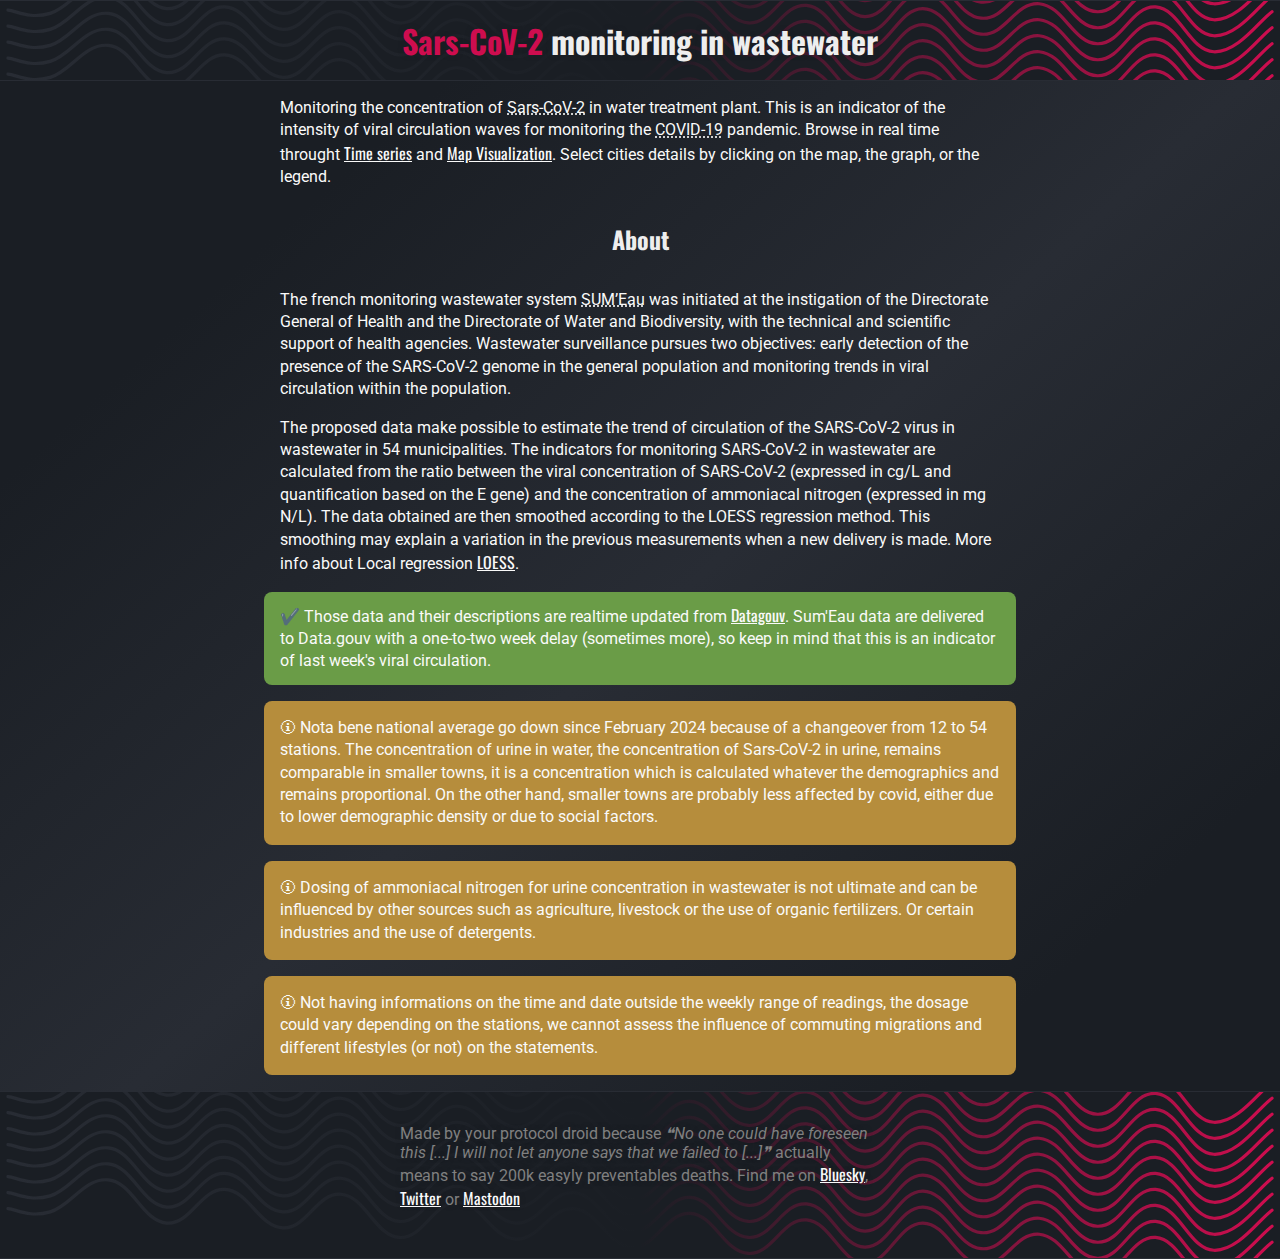
<file: covid-wasted-water-france.html>
<!doctype html><html lang="en"><head><meta charset="utf-8"/><link rel="icon" href="/favicon.ico"/><meta name="viewport" content="width=device-width,initial-scale=1"/><meta name="theme-color" content="#1a1e24"/><meta name="description" content="Un graphique en ligne pour surveiller la concentration de Sars-Cov-2 covid-19 dans les relevés des eaux usées de différentes villes de France"/><meta name="keywords" content="covid-19, Sars-CoV-2, eaux-usées, qualité de l'eau, dataviz"/><meta name="abstract" content="Un graphique en temps réel pour la surveillance de la concentration de
      Sars-CoV-2 dans les eaux usées. C'est un indicateur de l'intensité des
      vagues de circulation virale pour le suivi de pandémie de Covid-19 en
      France."/><meta name="image" content="https://z8po.github.io/covid-wasted-water-france/preview.png"/><meta property="og:title" content="Surveillance du Sars-Cov-2 dans les eaux usées"/><meta property="og:description" content="Un graphique en ligne pour surveiller la concentration de Sars-Cov-2 covid-19 dans les relevés des eaux usées de différentes villes de France"/><meta property="og:image" content="https://z8po.github.io/covid-wasted-water-france/preview.png"/><meta property="og:url" content="https://z8po.github.io/covid-wasted-water-france"/><meta property="twitter:card" content="summary"/><meta property="twitter:title" content="Surveillance du Sars-Cov-2 dans les eaux usées"/><meta property="twitter:description" content="Un graphique en ligne pour surveiller la concentration de Sars-Cov-2 covid-19 dans les relevés des eaux usées de différentes villes de France"/><meta property="twitter:image" content="https://z8po.github.io/covid-wasted-water-france/preview.png"/><meta property="twitter:image:alt" content="un graphique en ligne de couleurs vive avec le taux de covid en fonction du temps pour chaques villes de france"/><meta property="twitter:creator" content="@z8po"/><meta property="twitter:site" content="@z8po"/><meta property="twitter:url" content="https://z8po.github.io/covid-wasted-water-france"/><link rel="apple-touch-icon" href="/logo192.png"/><link rel="manifest" href="/manifest.json"/><title>Surveillance du Sars-Cov-2 dans les eaux usées</title><script type="application/ld+json">{
        "@context": "https://schema.org",
        "@type": "WebPage",
        "schemaVersion": "https://schema.org/docs/releases.html#v27.0",
        "url": "https://z8po.github.io/covid-wasted-water-france",
        "name": "Surveillance du Sars-Cov-2 dans les eaux usées",
        "about": [
          {
            "@type": "InfectiousDisease",
            "name": "Covid-19",
            "infectiousAgentClass": "classe 3",
            "infectiousAgent": "Sars-CoV-2",
            "transmissionMethod": "airborn",
            "description": "Le SARS-CoV-2, soit coronavirus 2 du syndrome respiratoire aigu sévère, est le virus responsable de la Covid-19. Son acronyme est parfois partiellement francisé en SRAS-CoV-2. Ce coronavirus hautement pathogène a été découvert en décembre 2019 dans la ville de Wuhan."
          },
          {
            "@type": "Thing",
            "name": "Eaux usées",
            "description": "les eaux usées rejetées par l'humain permettent de faire des analyses"
          },
          {
            "@type": "Thing",
            "name": "Graphique en ligne",
            "description": "visualisation graphique d'une jeu de données temporel"
          }
        ],
        "description": "Un graphique en ligne pour surveiller la concentration de Sars-Cov-2 covid-19 dans les revelés des eaux usées de différentes villes de France",
        "abstract": "Un graphique en temps réel pour la surveillance de la concentration de
        Sars-CoV-2 dans les eaux usées. C'est un indicateur de l'intensité des
        vagues de circulation virale pour le suivi de pandémie de Covid-19 en
        France.",
        "image": "https://z8po.github.io/covid-wasted-water-france/preview.png",
        "specialty": ["épidémiologie", "qualité de l'eau", "data science"],
        "keywords": [
          "covid-19",
          "Sars-CoV-2",
          "eaux-usées",
          "qualité de l'eau",
          "dataviz"
        ],
        "Audience": {
          "@type": "Audience",
          "audienceType": "veille sur le covid-19, les analystes, les médecins, les sociologues, les épidémiologistes",
          "description": "les professionnels ou particuliers interessées par les enjeux sanitaires et sociaux du covid",
          "geographicArea": {
            "@type": "AdministrativeArea",
            "name": "France"
          }
        },
        "countryOfOrigin": {
          "@type": "Country",
          "name": "France"
        },
        "author": {
          "@type": "Person",
          "name": "z8po",
          "image": "z8po.github.io/covid-wasted-water-france/z8po.png",
          "sameAs": ["https://x.com/z8po", "https://github.com/z8po"],
          "jobTitle": "Développeur",
          "description": "Développeur et spécialiste des humanités numériques",
          "hasOccupation": [
            {
              "@type": "Occupation",
              "name": "Développeur",
              "description": "Un développeur est un professionnel qui conçoit, crée et implémente le traitement de données et l'interface utilisateur d'une application. Il utilise des langages de programmation."
            },
            {
              "@type": "Occupation",
              "name": "Spécialiste des humanités numériques",
              "description": "Un spécialiste de l'information dans les humanités numériques est un professionnel qui possède une expertise dans l'organization, la gestion et l'accès à l'information ainsi que l'influence des technologies de l'information et de la communication sur la société."
            }
          ]
        }
      }</script><script defer="defer" src="/static/js/main.8c3bfeee.js"></script><link href="/static/css/main.619eb56f.css" rel="stylesheet"></head><body><noscript>Il est nécessaire d'activer JavaScript pour le rendu graphique.</noscript><div id="root"></div></body></html>
</file>
<file: static/css/main.619eb56f.css>
@import url(https://fonts.googleapis.com/css?family=Roboto&display=swap);@import url(https://fonts.googleapis.com/css?family=Oswald&display=swap);:root{--primary-background:#1a1e24;--secondary-background:#282c34;--primary-color:#ce0d4f;--secondary-color:#242849;--primary-text:#fafafa;--secondary-text:#aaa;--third-text:#666;--green:#6a9c47;--yellow:#b68d3c;--waves:url(/static/media/wavess.a04edd12dc62f62a6b77.svg)}body,html{height:100%}body{-webkit-font-smoothing:antialiased;-moz-osx-font-smoothing:grayscale;display:flex;flex-direction:column;font-family:Roboto;margin:0}#root{background:linear-gradient(138deg,#1a1e24 20%,#282c34 50%,#1a1e24 80%);background:linear-gradient(138deg,var(--primary-background) 20%,var(--secondary-background) 50%,var(--primary-background) 80%);flex:1 0 auto}.recharts-responsive-container{margin:0 auto;overflow:visible;transition:all .1s linear}.recharts-default-tooltip{background:#1a1e24;background:var(--primary-background);border:1px solid #ccc;border-radius:.4rem;box-shadow:.1em .1em 5em 0 #00000080;padding:.9rem 1rem;text-align:left;width:210px;& .recharts-tooltip-label{font-weight:700;margin:0 auto .4rem 0;padding:0;text-align:center}& .recharts-tooltip-item-list{margin:0 auto;padding:0 .5rem;& .recharts-tooltip-item{font-size:.8rem;list-style:none;margin-bottom:.3rem;margin-right:.5rem;&.recharts-tooltip-item-highlight{background-color:#282c34;background-color:var(--secondary-background)}& .recharts-tooltip-item-circle{border-radius:.5rem;display:inline-block;height:.5rem;width:2rem}& .recharts-tooltip-item-name{color:#fafafa;color:var(--primary-text);padding:0 .25rem;width:50px}& .recharts-tooltip-item-value{border-radius:5px;color:#fafafa;color:var(--primary-text);float:right;font-weight:700;padding:.2rem .5rem;text-align:right}}}}.recharts-legend-item-text,.recharts-surface path,.recharts-tooltip-item-name{font-family:Oswald;text-transform:capitalize;transition:all .2s linear;-webkit-user-select:none;user-select:none}.recharts-default-legend li{cursor:pointer}.recharts-brush{&>rect:first-child{fill:#1a1e24;fill:var(--primary-background);fill-opacity:1}& .recharts-brush-slide{fill:#282c34;fill:var(--secondary-background);fill-opacity:1}}.desactivated{display:none}:not(.minimap){.recharts-line:not(.desactivated){& path{transition:stroke-width .2s linear,stroke .2s linear}&:has(+.recharts-active-dot:hover){& path{stroke-width:10}}&:hover{& path{stroke-width:10}}}}.recharts-reference-line text{fill:#1a1e24;fill:var(--primary-background);display:none;font-size:.7rem;font-style:italic;text-transform:none;& tspan{fill:#fafafa;fill:var(--primary-text)}}.scale-switch{fill:#aaa;fill:var(--secondary-text);cursor:pointer;text-decoration:underline;text-transform:capitalize;transform:all 1s linear;&:hover{fill:#fafafa;fill:var(--primary-text)}}.dashboard{display:flex;flex-wrap:wrap;& .graph{flex-grow:1;min-width:60%}& .carto{align-items:center;display:flex;flex-grow:1;flex-wrap:wrap;justify-content:space-evenly;margin:0 auto 2rem;width:100%;& .info{background:#282c34;background:var(--secondary-background);border-radius:.5rem;color:#fafafa;color:var(--primary-text);padding:1rem;width:300px;& .date{color:#aaa;color:var(--secondary-text);display:inline-block;font-family:Oswald;font-size:1.5rem;font-weight:700;margin:0 0 1.5rem;vertical-align:sub}}& .carto-legend{color:#fafafa;color:var(--primary-text);display:flex;font-size:.8rem;font-weight:700;margin-top:1rem;& .carto-legend-title{margin-right:1rem}& .carto-legend-element{& .carto-legend-scale{cursor:mark;display:inline-block;height:2.5rem;line-height:2.5rem;vertical-align:top;vertical-align:center;width:2.5rem}}}}}.minimap{background:#282c34;background:var(--secondary-background);margin-bottom:2.5rem;margin-top:1rem;width:100%;& .brush-bar{margin-left:-50%;margin-top:-80px;position:absolute}& .handle{fill:#ce0d4f;fill:var(--primary-color)}}.france-svg{min-height:320px;width:300px;& text.france-svg-label{text-anchor:end;fill:#ce0d4f;fill:var(--primary-color);stroke:#fafafa;stroke:var(--primary-text);stroke-width:1;cursor:pointer;font-size:1rem;font-weight:700;text-transform:capitalize;& tspan.label-city{fill:#f9248b;font-family:Oswald;font-weight:700}}& .station{cursor:pointer;transition:fill .3s,stroke .3s;&.activated,&.selected{transition:fill .3s,stroke .3s}}& .station-neon{fill:none;stroke:#ff30;stroke-width:3px;cursor:pointer;transition:fill .3s,stroke .3s;&.selected{stroke:#ff3}&.activated,&.selected{filter:url(#neon);transition:fill .3s,stroke .3s}&.activated{stroke:#ff6}}}.idf-svg{min-height:250px}.counter{align-items:center;color:#eee;display:flex;font-family:Oswald;margin-bottom:.5rem;min-height:3.2rem;width:300px;& .city,& .concentration{font-size:1.4rem;opacity:0;text-transform:capitalize;transition:all 1s}& .city{var(--primary-text)-space:nowrap;flex-basis:50%;opacity:100%;text-align:right}& .concentration{border-radius:.5rem;display:inline-block;margin-left:2rem;opacity:100%;padding:.5rem .75rem}}p{&.info{background:#6a9c47;background:var(--green);padding:.75rem 1rem}&.info,&.warn{border-radius:.5rem;max-width:720px}&.warn{background:#b68d3c;background:var(--yellow);padding:1rem}}text{font-family:Roboto}a{color:#fafafa;color:var(--primary-text)}a,h1,h2,h3{font-family:Oswald}h1,h2,h3{color:#eee;margin:0 auto;padding:1rem}p{color:#fafafa;color:var(--primary-text);line-height:1.4rem;margin:1rem auto;max-width:720px;padding:0 1rem;text-align:left}footer,h1{background:#1a1e24;background:var(--primary-background);background-image:url(/static/media/wavess.a04edd12dc62f62a6b77.svg);background-image:var(--waves);background-position:50%;background-size:cover;border-bottom:1px solid #282c34;border-bottom:1px solid var(--secondary-background);border-top:1px solid #282c34;border-top:1px solid var(--secondary-background);text-shadow:0 0 5px #1a1e24;text-shadow:0 0 5px var(--primary-background)}h1{& span{color:#ce0d4f;color:var(--primary-color)}}footer{& div{color:gray;margin:auto auto 1rem;max-width:480px;padding:2rem}}.preset{color:#fafafa;color:var(--primary-text);margin-bottom:2rem;& .reset{background:none;border:3px solid #666;border-radius:.5rem;color:#fafafa;color:var(--primary-text);cursor:pointer;display:inline-block;font-family:Roboto;font-size:.9rem;font-style:normal;margin-left:.25rem;padding:.25rem .5rem;transition:all .2s linear;&:hover{border:3px solid #fafafa;border:3px solid var(--primary-text)}}& .selected{border:3px solid #ce0d4f;border:3px solid var(--primary-color)}}@media screen and (min-width:0px){abbr[data-title]{position:relative;-webkit-text-decoration:underline dotted;text-decoration:underline dotted}abbr[data-title]:focus:after,abbr[data-title]:hover:after{var(--primary-text)-space:nowrap;background-color:#1e1e1e;border-radius:3px;bottom:-30px;box-shadow:1px 1px 5px 0 #0006;color:#fff;content:attr(data-title);font-size:14px;left:0;padding:3px 5px;position:absolute;width:auto}}@media screen and (min-width:600px){.recharts-reference-line text{display:block;font-size:.7rem}}@media screen and (min-width:800px){.recharts-reference-line text{display:block;font-size:.9rem}.dashboard{& .carto{flex-grow:0}}}.App{text-align:center}.App-logo{height:40vmin;pointer-events:none}@media (prefers-reduced-motion:no-preference){.App-logo{animation:App-logo-spin 20s linear infinite}}.App-header{align-items:center;background-color:#282c34;color:#fff;display:flex;flex-direction:column;font-size:calc(10px + 2vmin);justify-content:center;min-height:100vh}.App-link{color:#61dafb}@keyframes App-logo-spin{0%{transform:rotate(0deg)}to{transform:rotate(1turn)}}
/*# sourceMappingURL=main.619eb56f.css.map*/
</file>
